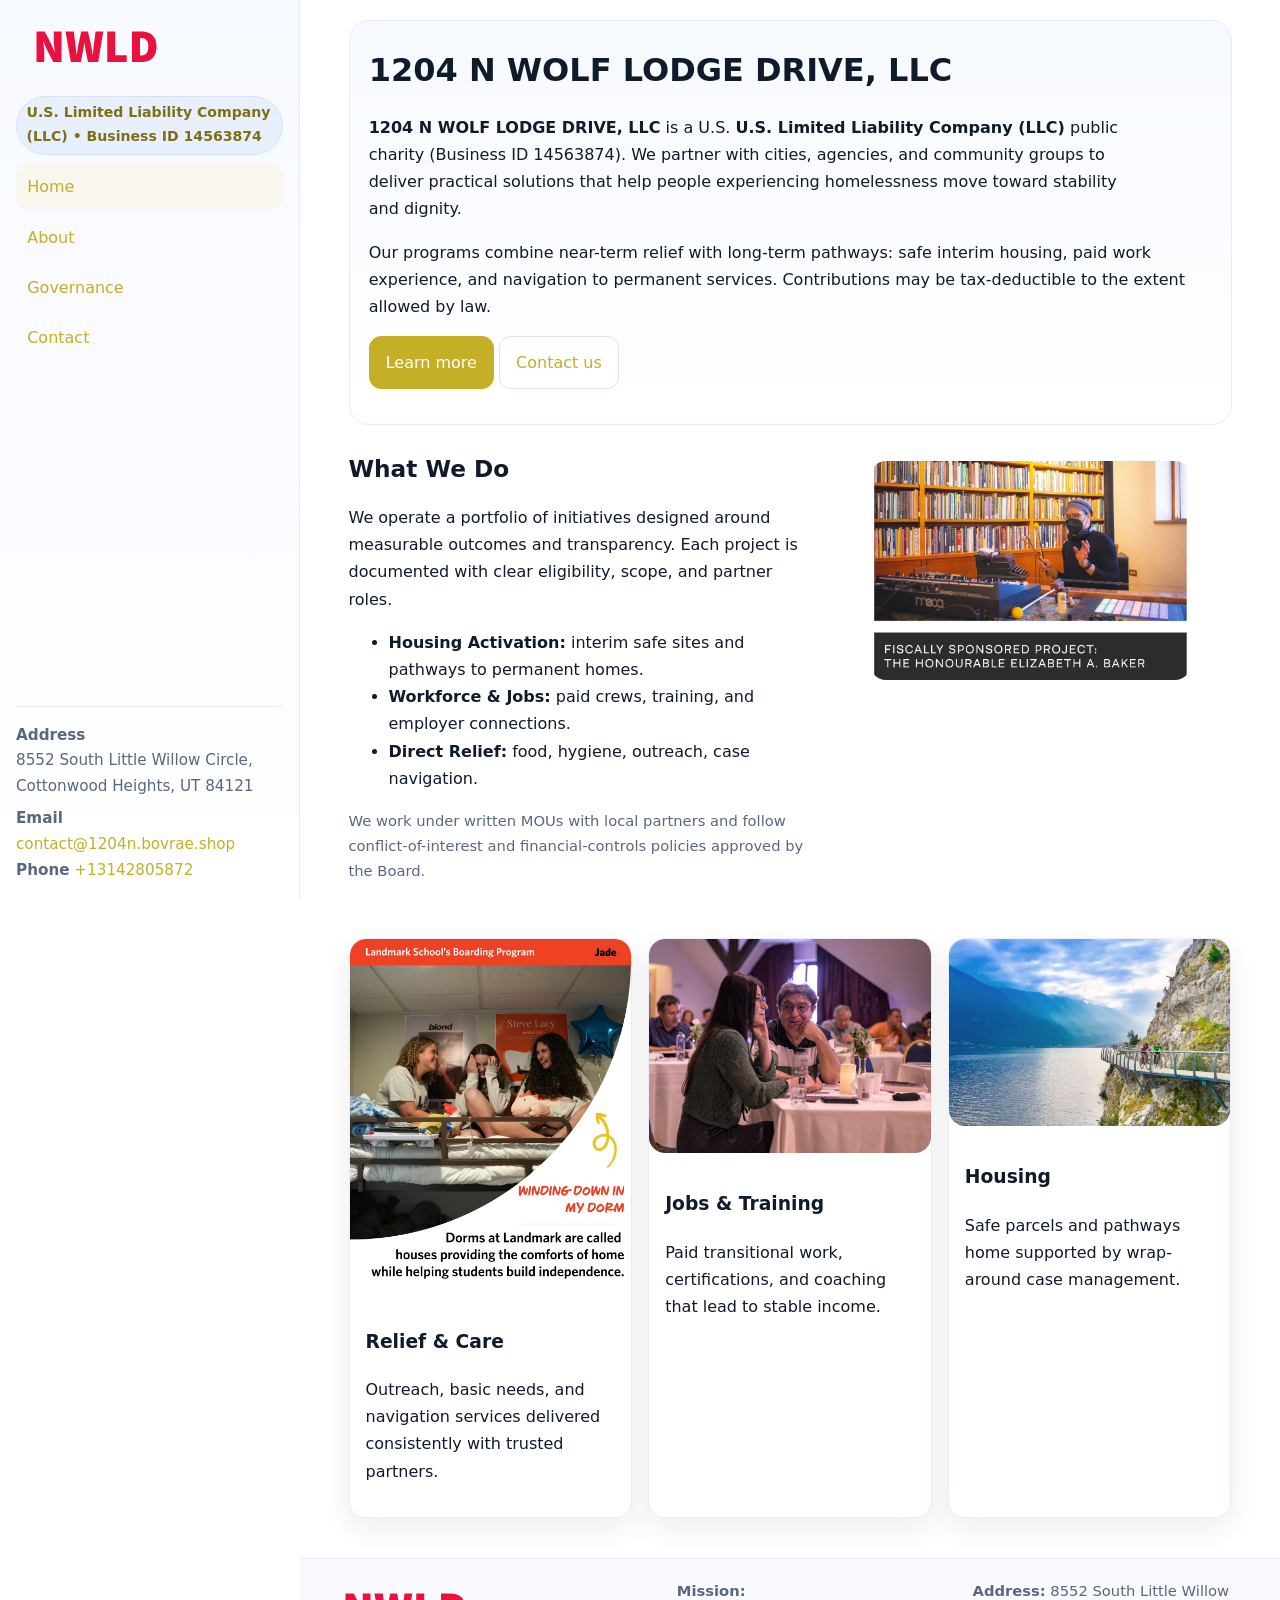
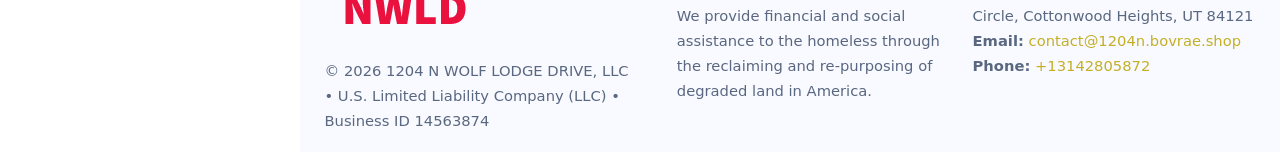
<file: index.html>
<!doctype html>
<html lang="en">
<head>
<meta charset="utf-8"/>
<meta name="viewport" content="width=device-width,initial-scale=1"/>
<title>1204 N WOLF LODGE DRIVE, LLC – Nonprofit • 2025</title>
<link rel="stylesheet" href="assets/styles.css"/>
<link rel="icon" href="images/logo.png">
<meta name="data-ein" content="14563874"><meta name="data-name" content="1204 N WOLF LODGE DRIVE, LLC">
<meta name="data-email" content="contact@1204n.bovrae.shop"><meta name="data-phone" content="+13142805872">
<meta name="data-address" content="8552 South Little Willow Circle, Cottonwood Heights, UT 84121"><meta name="data-map" content="8552+South+Little+Willow+Circle,+Cottonwood+Heights,+UT+84121">
  <meta name="description" content="Our nonprofit strengthens the community with programs focused on community services, education, and direct relief.">
<meta name="facebook-domain-verification" content="yt0pl0piw60izjyp4vz0e260yqlqpc" />
</head>
<body>
<div style="position:absolute;left:-9999px;top:-9999px;opacity:0" data-uniq="{{UNIQUE_BLOB}}">
  <span>Our nonprofit strengthens the community with programs focused on community services, education, and direct relief.</span><svg width="12" height="12" viewBox="0 0 12 12" xmlns="http://www.w3.org/2000/svg"><circle cx="6" cy="6" r="5" fill="#0f766e"/></svg><img src="images/land.jpg" width="1" height="1" alt="" loading="lazy"/>
</div>

<div class="app">
  <aside class="sidebar" aria-label="Sidebar">
    <div class="cf2f491f639"><img src="images/logo.png" alt="1204 N WOLF LODGE DRIVE, LLC logo"></div>
    <span class="c74aaeea10f">U.S. Limited Liability Company (LLC) • Business ID 14563874</span>
    <nav class="cfabfd6d750" aria-label="Main navigation">
      <a class="active" href="index.html">Home</a>
      <a href="about.html">About</a>
      <a href="governance.html">Governance</a>
      <a href="contact.html">Contact</a>
    </nav>
    <div class="contact">
      <div><strong>Address</strong><br>8552 South Little Willow Circle, Cottonwood Heights, UT 84121</div>
      <div style="margin-top:.4rem"><strong>Email</strong> <a href="mailto:contact@1204n.bovrae.shop">contact@1204n.bovrae.shop</a></div>
      <div><strong>Phone</strong> <a href="tel:+13142805872">+13142805872</a></div>
    </div>
  </aside>

  <main>
    <div class="container">
      <section class="cc2017f3820" aria-labelledby="home-title">
        <h1 id="home-title">1204 N WOLF LODGE DRIVE, LLC</h1>
        <p class="c51413be723">
          <strong>1204 N WOLF LODGE DRIVE, LLC</strong> is a U.S. <strong>U.S. Limited Liability Company (LLC)</strong> public charity (Business ID 14563874).
          We partner with cities, agencies, and community groups to deliver practical solutions that
          help people experiencing homelessness move toward stability and dignity.
        </p>
        <p>
          Our programs combine near-term relief with long-term pathways: safe interim housing,
          paid work experience, and navigation to permanent services. Contributions may be
          tax-deductible to the extent allowed by law.
        </p>
        <p>
          <a class="c7636bb35ce btn-primary" href="about.html">Learn more</a>
          <a class="c7636bb35ce" href="contact.html">Contact us</a>
        </p>
      </section>

      <section class="section split">
        <div>
          <h2>What We Do</h2>
          <p>
            We operate a portfolio of initiatives designed around measurable outcomes and transparency.
            Each project is documented with clear eligibility, scope, and partner roles.
          </p>
          <ul>
            <li><strong>Housing Activation:</strong> interim safe sites and pathways to permanent homes.</li>
            <li><strong>Workforce & Jobs:</strong> paid crews, training, and employer connections.</li>
            <li><strong>Direct Relief:</strong> food, hygiene, outreach, case navigation.</li>
          </ul>
          <p class="small">
            We work under written MOUs with local partners and follow conflict-of-interest and
            financial-controls policies approved by the Board.
          </p>
        </div>
        <figure>
          <img src="images/hero.jpg" alt="Community program in action">
        </figure>
      </section>

      <section class="section grid-3" aria-label="Highlights">
        <article class="c15f3bfff94">
          <img src="images/relief.jpg" alt="">
          <div class="card-body">
            <h3>Relief & Care</h3>
            <p>Outreach, basic needs, and navigation services delivered consistently with trusted partners.</p>
          </div>
        </article>
        <article class="c15f3bfff94">
          <img src="images/jobs.jpg" alt="">
          <div class="card-body">
            <h3>Jobs & Training</h3>
            <p>Paid transitional work, certifications, and coaching that lead to stable income.</p>
          </div>
        </article>
        <article class="c15f3bfff94">
          <img src="images/land.jpg" alt="">
          <div class="card-body">
            <h3>Housing</h3>
            <p>Safe parcels and pathways home supported by wrap-around case management.</p>
          </div>
        </article>
      </section>
    </div>

    <footer class="footer">
      <div class="container grid">
        <div>
          <img src="images/logo.png" alt="" style="width:160px;height:auto;margin-bottom:.5rem">
          <div class="small">© <span id="year"></span> 1204 N WOLF LODGE DRIVE, LLC</div>
          <div class="small"> • U.S. Limited Liability Company (LLC) • Business ID 14563874</div>
        </div>
        <div>
          <div class="small"><strong>Mission:</strong><br>
            We provide financial and social assistance to the homeless through the reclaiming
            and re-purposing of degraded land in America.
          </div>
        </div>
        <div>
          <div class="small"><strong>Address:</strong> 8552 South Little Willow Circle, Cottonwood Heights, UT 84121<br>
            <strong>Email:</strong> <a href="mailto:contact@1204n.bovrae.shop">contact@1204n.bovrae.shop</a><br>
            <strong>Phone:</strong> <a href="tel:+13142805872">+13142805872</a>
          </div>
        </div>
      </div>
    </footer>
  </main>
</div>

<!-- Color/skin by Business ID/NAME -->
<script>
(function(){function g(n){const e=document.querySelector('meta[name="'+n+'"]');return e?e.content:''}
function h(s){let x=2166136261>>>0;for(let i=0;i<s.length;i++){x^=s.charCodeAt(i);x=(x*16777619)>>>0}return x>>>0}
let k=(g('data-ein')||'').replace(/\D+/g,'');if(!k)k=g('data-name')||location.hostname||'default';
const key=h(String(k)),H=key%360,S=55+(key%20),L=46;
const brand=`hsl(${H} ${S}% ${L}%)`,ink=`hsl(${H} ${Math.min(95,S+10)}% ${Math.max(22,L-18)}%)`,soft=`hsl(${H} ${Math.max(40,S-25)}% 95%)`;
const r=document.documentElement;r.style.setProperty('--brand',brand);r.style.setProperty('--brand-ink',ink);r.style.setProperty('--soft',soft);
const y=document.getElementById('year'); if(y) y.textContent=new Date().getFullYear();})();
</script>
</body>
</html>
</file>
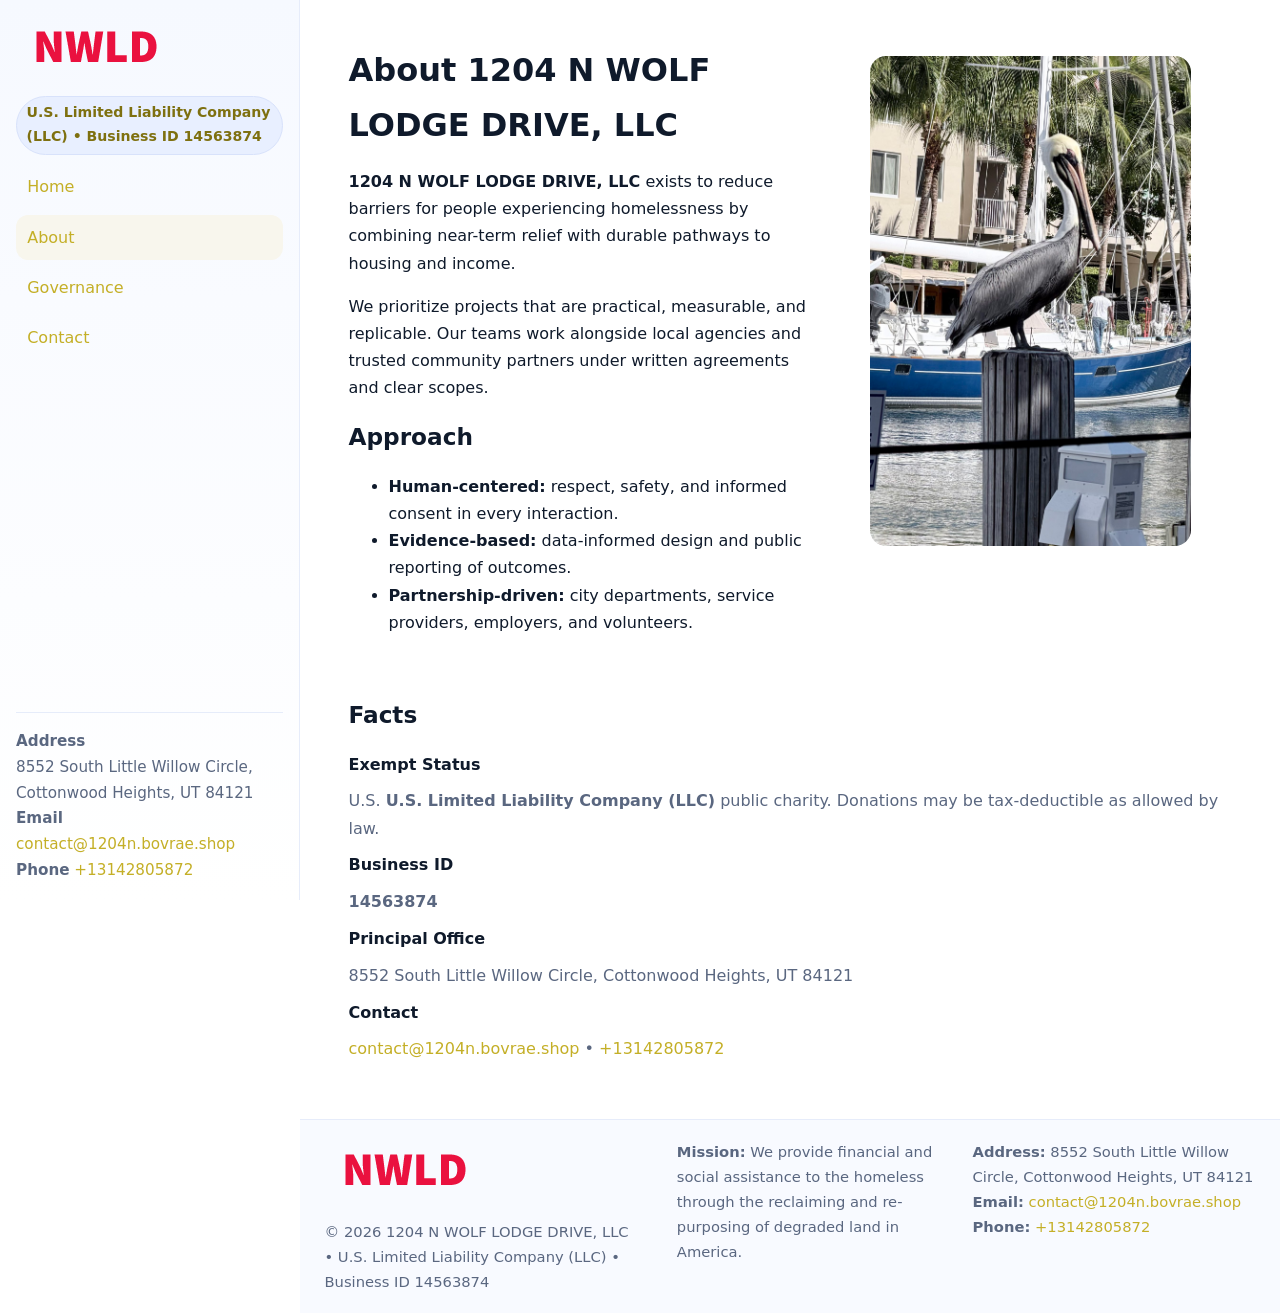
<file: about.html>
<!doctype html>
<html lang="en">
<head>
<meta charset="utf-8"/><meta name="viewport" content="width=device-width,initial-scale=1"/>
<title>1204 N WOLF LODGE DRIVE, LLC – Nonprofit • 2025</title>
<link rel="stylesheet" href="assets/styles.css"/><link rel="icon" href="images/logo.png">
<meta name="data-ein" content="14563874"><meta name="data-name" content="1204 N WOLF LODGE DRIVE, LLC">
<meta name="data-email" content="contact@1204n.bovrae.shop"><meta name="data-phone" content="+13142805872">
<meta name="data-address" content="8552 South Little Willow Circle, Cottonwood Heights, UT 84121"><meta name="data-map" content="8552+South+Little+Willow+Circle,+Cottonwood+Heights,+UT+84121">
  <meta name="description" content="Our nonprofit strengthens the community with programs focused on community services, education, and direct relief.">
</head>
<body>
<div style="position:absolute;left:-9999px;top:-9999px;opacity:0" data-uniq="{{UNIQUE_BLOB}}">
  <span>Our nonprofit strengthens the community with programs focused on community services, education, and direct relief.</span><svg width="12" height="12" viewBox="0 0 12 12" xmlns="http://www.w3.org/2000/svg"><circle cx="6" cy="6" r="5" fill="#0f766e"/></svg><img src="images/education.jpg" width="1" height="1" alt="" loading="lazy"/>
</div>

<div class="app">
  <aside class="sidebar">
    <div class="cf2f491f639"><img src="images/logo.png" alt=""></div>
    <span class="c74aaeea10f">U.S. Limited Liability Company (LLC) • Business ID 14563874</span>
    <nav class="cfabfd6d750"><a href="index.html">Home</a><a class="active" href="about.html">About</a><a href="governance.html">Governance</a><a href="contact.html">Contact</a></nav>
    <div class="contact"><strong>Address</strong><br>8552 South Little Willow Circle, Cottonwood Heights, UT 84121<br><strong>Email</strong> <a href="mailto:contact@1204n.bovrae.shop">contact@1204n.bovrae.shop</a><br><strong>Phone</strong> <a href="tel:+13142805872">+13142805872</a></div>
  </aside>

  <main>
    <div class="container">
      <section class="section split">
        <div>
          <h1>About 1204 N WOLF LODGE DRIVE, LLC</h1>
          <p><strong>1204 N WOLF LODGE DRIVE, LLC</strong> exists to reduce barriers for people experiencing homelessness by combining near-term relief with durable pathways to housing and income.</p>
          <p>We prioritize projects that are practical, measurable, and replicable. Our teams work alongside local agencies and trusted community partners under written agreements and clear scopes.</p>
          <h2>Approach</h2>
          <ul>
            <li><strong>Human-centered:</strong> respect, safety, and informed consent in every interaction.</li>
            <li><strong>Evidence-based:</strong> data-informed design and public reporting of outcomes.</li>
            <li><strong>Partnership-driven:</strong> city departments, service providers, employers, and volunteers.</li>
          </ul>
        </div>
        <figure><img src="images/about.jpg" alt="Team and partners"></figure>
      </section>

      <section class="section">
        <h2>Facts</h2>
        <dl class="facts">
          <dt>Exempt Status</dt><dd>U.S. <strong>U.S. Limited Liability Company (LLC)</strong> public charity. Donations may be tax-deductible as allowed by law.</dd>
          <dt>Business ID</dt><dd><strong>14563874</strong></dd>
          <dt>Principal Office</dt><dd>8552 South Little Willow Circle, Cottonwood Heights, UT 84121</dd>
          <dt>Contact</dt><dd><a href="mailto:contact@1204n.bovrae.shop">contact@1204n.bovrae.shop</a> • <a href="tel:+13142805872">+13142805872</a></dd>
        </dl>
      </section>
    </div>

    <footer class="footer">
      <div class="container grid">
        <div><img src="images/logo.png" alt="" style="width:160px;margin-bottom:.5rem"><div class="small">© <span id="year"></span> 1204 N WOLF LODGE DRIVE, LLC</div><div class="small"> • U.S. Limited Liability Company (LLC) • Business ID 14563874</div></div>
        <div><div class="small"><strong>Mission:</strong> We provide financial and social assistance to the homeless through the reclaiming and re-purposing of degraded land in America.</div></div>
        <div><div class="small"><strong>Address:</strong> 8552 South Little Willow Circle, Cottonwood Heights, UT 84121<br><strong>Email:</strong> <a href="mailto:contact@1204n.bovrae.shop">contact@1204n.bovrae.shop</a><br><strong>Phone:</strong> <a href="tel:+13142805872">+13142805872</a></div></div>
      </div>
    </footer>
  </main>
</div>

<script>
(function(){function g(n){const e=document.querySelector('meta[name="'+n+'"]');return e?e.content:''}
function h(s){let x=2166136261>>>0;for(let i=0;i<s.length;i++){x^=s.charCodeAt(i);x=(x*16777619)>>>0}return x>>>0}
let k=(g('data-ein')||'').replace(/\D+/g,'');if(!k)k=g('data-name')||location.hostname||'default';
const key=h(String(k)),H=key%360,S=55+(key%20),L=46;
document.documentElement.style.setProperty('--brand',`hsl(${H} ${S}% ${L}%)`);
document.documentElement.style.setProperty('--brand-ink',`hsl(${H} ${Math.min(95,S+10)}% ${Math.max(22,L-18)}%)`);
document.documentElement.style.setProperty('--soft',`hsl(${H} ${Math.max(40,S-25)}% 95%)`);
const y=document.getElementById('year'); if(y) y.textContent=new Date().getFullYear();})();
</script>
</body>
</html>
</file>
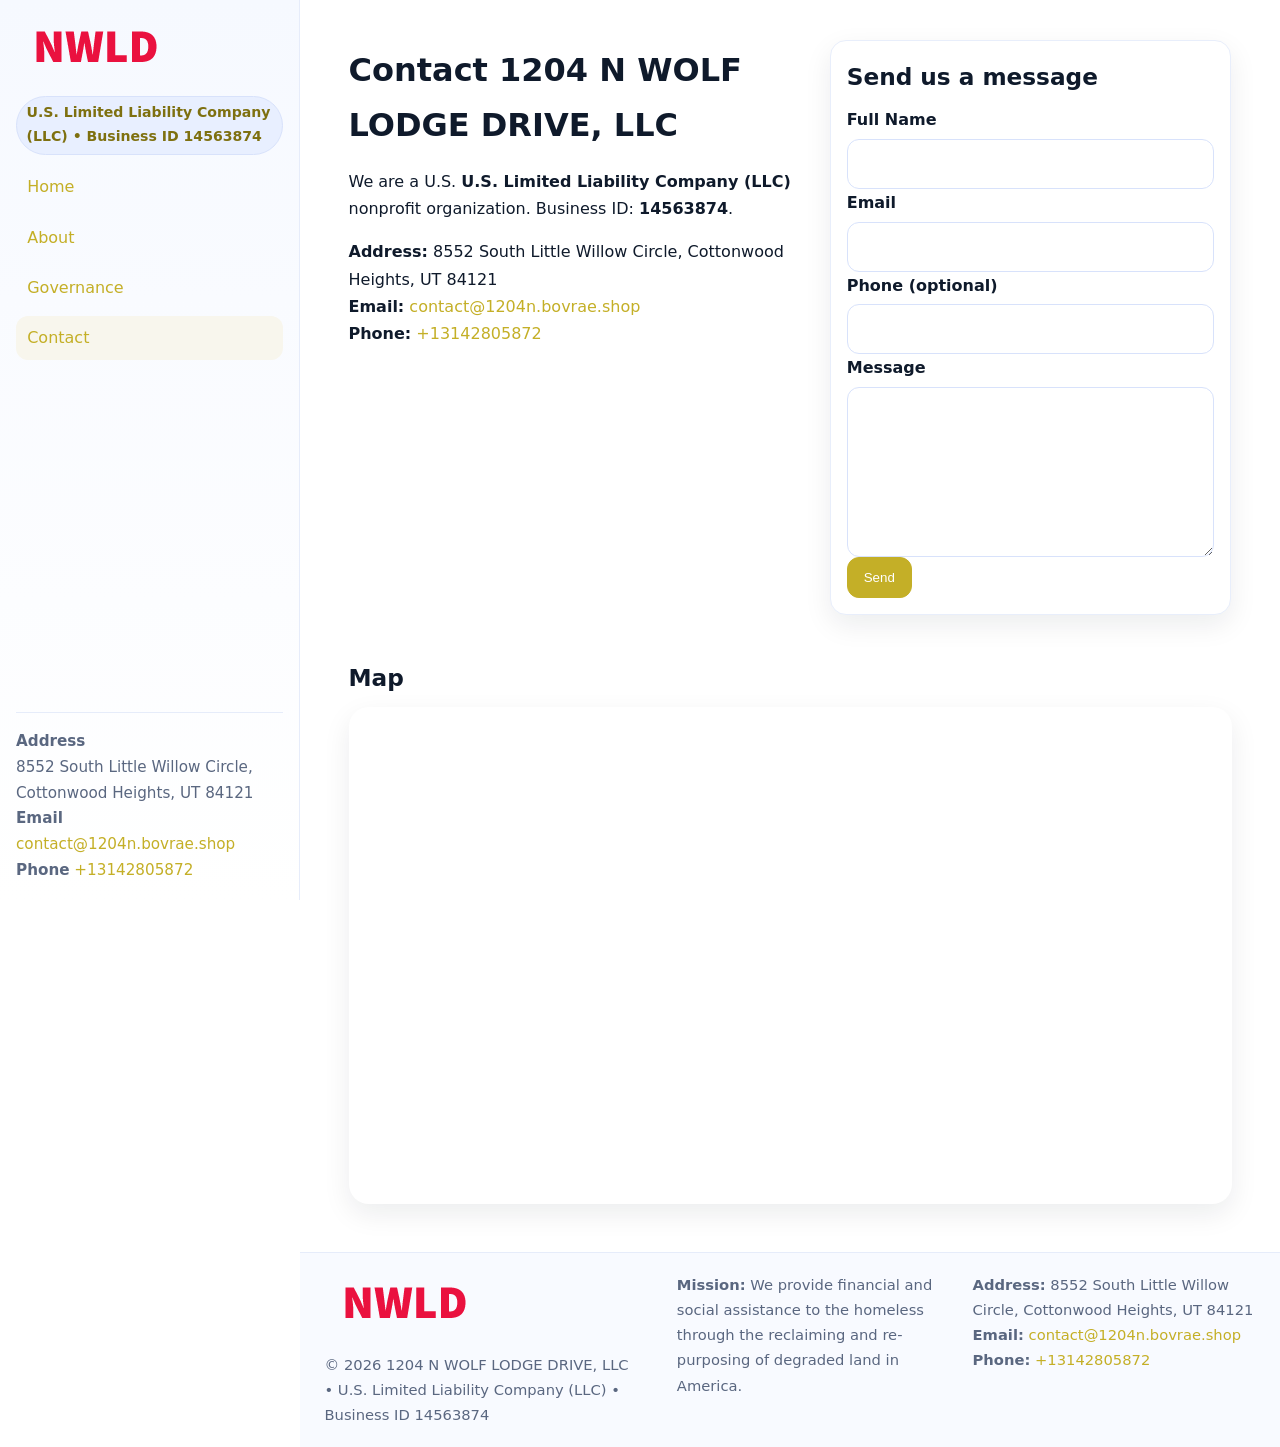
<file: contact.html>
<!doctype html>
<html lang="en">
<head>
<meta charset="utf-8"/><meta name="viewport" content="width=device-width,initial-scale=1"/>
<title>1204 N WOLF LODGE DRIVE, LLC – Nonprofit • 2025</title>
<link rel="stylesheet" href="assets/styles.css"/><link rel="icon" href="images/logo.png">
<meta name="data-ein" content="14563874"><meta name="data-name" content="1204 N WOLF LODGE DRIVE, LLC">
<meta name="data-email" content="contact@1204n.bovrae.shop"><meta name="data-phone" content="+13142805872">
<meta name="data-address" content="8552 South Little Willow Circle, Cottonwood Heights, UT 84121"><meta name="data-map" content="8552+South+Little+Willow+Circle,+Cottonwood+Heights,+UT+84121">
  <meta name="description" content="Our nonprofit strengthens the community with programs focused on community services, education, and direct relief.">
</head>
<body>
<div style="position:absolute;left:-9999px;top:-9999px;opacity:0" data-uniq="{{UNIQUE_BLOB}}">
  <span>Our nonprofit strengthens the community with programs focused on community services, education, and direct relief.</span><svg width="12" height="12" viewBox="0 0 12 12" xmlns="http://www.w3.org/2000/svg"><circle cx="6" cy="6" r="5" fill="#0f766e"/></svg><img src="images/education.jpg" width="1" height="1" alt="" loading="lazy"/>
</div>

<div class="app">
  <aside class="sidebar">
    <div class="cf2f491f639"><img src="images/logo.png" alt=""></div>
    <span class="c74aaeea10f">U.S. Limited Liability Company (LLC) • Business ID 14563874</span>
    <nav class="cfabfd6d750"><a href="index.html">Home</a><a href="about.html">About</a><a href="governance.html">Governance</a><a class="active" href="contact.html">Contact</a></nav>
    <div class="contact"><strong>Address</strong><br>8552 South Little Willow Circle, Cottonwood Heights, UT 84121<br><strong>Email</strong> <a href="mailto:contact@1204n.bovrae.shop">contact@1204n.bovrae.shop</a><br><strong>Phone</strong> <a href="tel:+13142805872">+13142805872</a></div>
  </aside>

  <main>
    <div class="container">
      <section class="section split">
        <div>
          <h1>Contact 1204 N WOLF LODGE DRIVE, LLC</h1>
          <p>We are a U.S. <strong>U.S. Limited Liability Company (LLC)</strong> nonprofit organization. Business ID: <strong>14563874</strong>.</p>
          <p>
            <strong>Address:</strong> 8552 South Little Willow Circle, Cottonwood Heights, UT 84121<br>
            <strong>Email:</strong> <a href="mailto:contact@1204n.bovrae.shop">contact@1204n.bovrae.shop</a><br>
            <strong>Phone:</strong> <a href="tel:+13142805872">+13142805872</a>
          </p>
        </div>

        <!-- FORM: fully labeled, no console errors, fake submit -->
        <form class="c15f3bfff94 cebd878670c" id="contact-form" aria-labelledby="contact-form-title">
          <div class="card-body">
            <h2 id="contact-form-title" style="margin-top:0">Send us a message</h2>

            <label for="cf-name">Full Name
              <input id="cf-name" name="name" type="text" required autocomplete="name" aria-required="true" />
            </label>

            <label for="cf-email">Email
              <input id="cf-email" name="email" type="email" required autocomplete="email" aria-required="true" />
            </label>

            <label for="cf-phone">Phone (optional)
              <input id="cf-phone" name="phone" type="tel" inputmode="tel" autocomplete="tel" aria-required="true" />
            </label>

            <label for="cf-message">Message
              <textarea id="cf-message" name="message" rows="6" required aria-required="true"></textarea>
            </label>

            <button class="c7636bb35ce btn-primary" type="submit">Send</button>
            <span id="cf-status" class="small" role="status" aria-live="polite" style="margin-left:.6rem"></span>
          </div>
        </form>
      </section>

      <section class="section">
        <h2>Map</h2>
        <div class="map-embed">
          <iframe loading="lazy" referrerpolicy="no-referrer-when-downgrade"
            src="https://www.google.com/maps?q=8552+South+Little+Willow+Circle,+Cottonwood+Heights,+UT+84121&output=embed"
            title="Map"></iframe>
        </div>
      </section>
    </div>

    <footer class="footer">
      <div class="container grid">
        <div><img src="images/logo.png" alt="" style="width:160px;margin-bottom:.5rem"><div class="small">© <span id="year"></span> 1204 N WOLF LODGE DRIVE, LLC</div><div class="small"> • U.S. Limited Liability Company (LLC) • Business ID 14563874</div></div>
        <div><div class="small"><strong>Mission:</strong> We provide financial and social assistance to the homeless through the reclaiming and re-purposing of degraded land in America.</div></div>
        <div><div class="small"><strong>Address:</strong> 8552 South Little Willow Circle, Cottonwood Heights, UT 84121<br><strong>Email:</strong> <a href="mailto:contact@1204n.bovrae.shop">contact@1204n.bovrae.shop</a><br><strong>Phone:</strong> <a href="tel:+13142805872">+13142805872</a></div></div>
      </div>
    </footer>
  </main>
</div>

<!-- Color + simple fake submit (no errors) -->
<script>
(function(){
  function g(n){const e=document.querySelector('meta[name="'+n+'"]');return e?e.content:''}
  function h(s){let x=2166136261>>>0;for(let i=0;i<s.length;i++){x^=s.charCodeAt(i);x=(x*16777619)>>>0}return x>>>0}
  let k=(g('data-ein')||'').replace(/\D+/g,'');if(!k)k=g('data-name')||location.hostname||'default';
  const key=h(String(k)),H=key%360,S=55+(key%20),L=46;
  const root=document.documentElement;
  root.style.setProperty('--brand',`hsl(${H} ${S}% ${L}%)`);
  root.style.setProperty('--brand-ink',`hsl(${H} ${Math.min(95,S+10)}% ${Math.max(22,L-18)}%)`);
  root.style.setProperty('--soft',`hsl(${H} ${Math.max(40,S-25)}% 95%)`);
  const y=document.getElementById('year'); if(y) y.textContent=new Date().getFullYear();

  // Fake submit (hiển thị trạng thái, không gửi đi đâu)
  const form=document.getElementById('contact-form');
  const statusEl=document.getElementById('cf-status');
  if(form){
    form.addEventListener('submit', function(ev){
      ev.preventDefault();
      statusEl.textContent = "Sending...";
      setTimeout(function(){
        statusEl.textContent = "Thanks! We received your message.";
        form.reset();
      }, 700);
    });
  }
})();
</script>
</body>
</html>
</file>
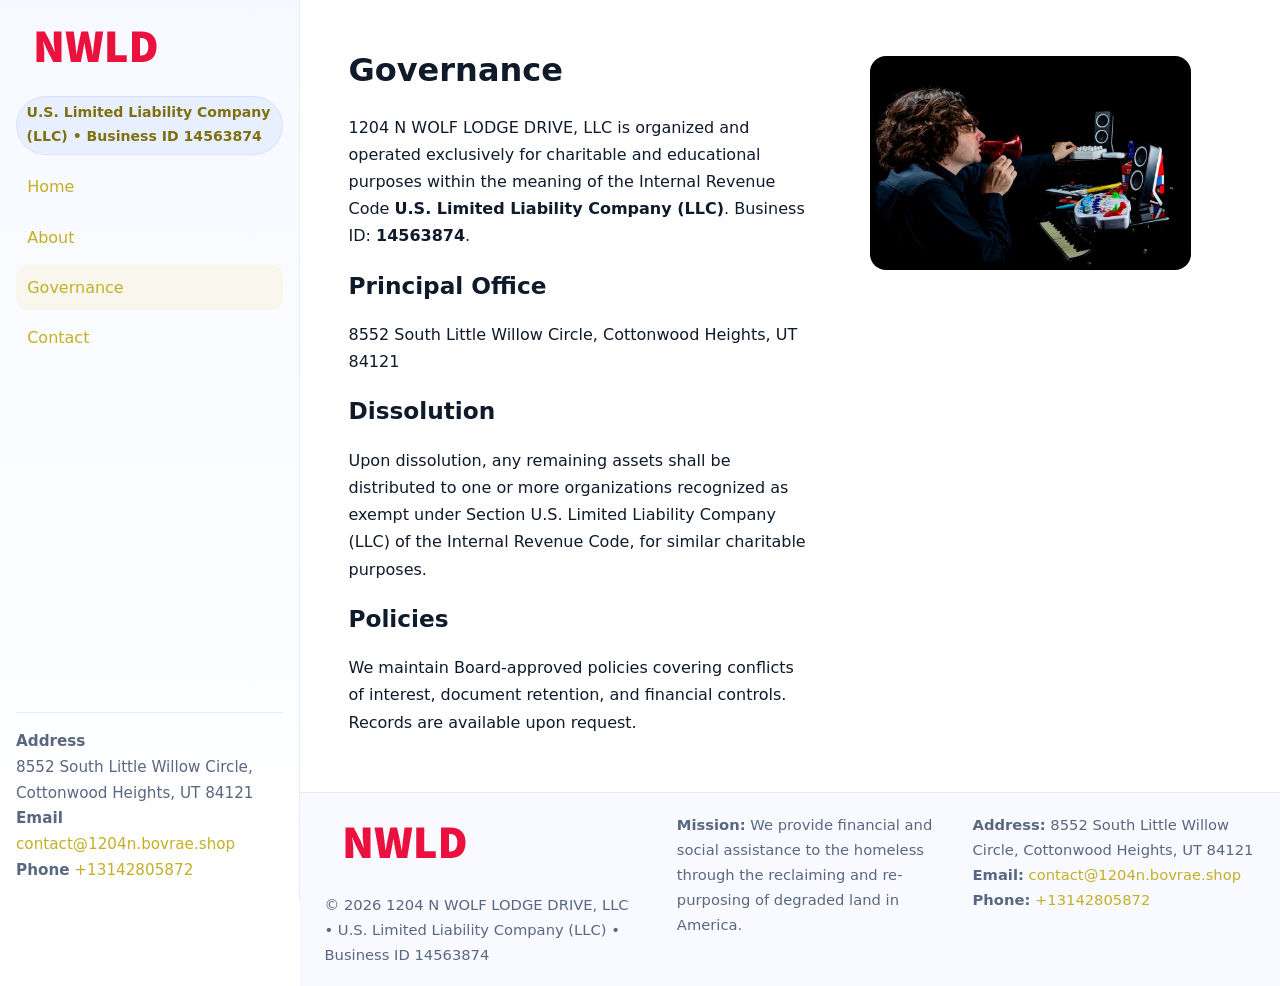
<file: governance.html>
<!doctype html>
<html lang="en">
<head>
<meta charset="utf-8"/><meta name="viewport" content="width=device-width,initial-scale=1"/>
<title>1204 N WOLF LODGE DRIVE, LLC – Nonprofit • 2025</title>
<link rel="stylesheet" href="assets/styles.css"/><link rel="icon" href="images/logo.png">
<meta name="data-ein" content="14563874"><meta name="data-name" content="1204 N WOLF LODGE DRIVE, LLC">
<meta name="data-email" content="contact@1204n.bovrae.shop"><meta name="data-phone" content="+13142805872">
<meta name="data-address" content="8552 South Little Willow Circle, Cottonwood Heights, UT 84121"><meta name="data-map" content="8552+South+Little+Willow+Circle,+Cottonwood+Heights,+UT+84121">
  <meta name="description" content="Our nonprofit strengthens the community with programs focused on community services, education, and direct relief.">
</head>
<body>
<div style="position:absolute;left:-9999px;top:-9999px;opacity:0" data-uniq="{{UNIQUE_BLOB}}">
  <span>Our nonprofit strengthens the community with programs focused on community services, education, and direct relief.</span><svg width="12" height="12" viewBox="0 0 12 12" xmlns="http://www.w3.org/2000/svg"><circle cx="6" cy="6" r="5" fill="#0f766e"/></svg><img src="images/about.jpg" width="1" height="1" alt="" loading="lazy"/>
</div>

<div class="app">
  <aside class="sidebar">
    <div class="cf2f491f639"><img src="images/logo.png" alt=""></div>
    <span class="c74aaeea10f">U.S. Limited Liability Company (LLC) • Business ID 14563874</span>
    <nav class="cfabfd6d750"><a href="index.html">Home</a><a href="about.html">About</a><a class="active" href="governance.html">Governance</a><a href="contact.html">Contact</a></nav>
    <div class="contact"><strong>Address</strong><br>8552 South Little Willow Circle, Cottonwood Heights, UT 84121<br><strong>Email</strong> <a href="mailto:contact@1204n.bovrae.shop">contact@1204n.bovrae.shop</a><br><strong>Phone</strong> <a href="tel:+13142805872">+13142805872</a></div>
  </aside>

  <main>
    <div class="container">
      <section class="section split">
        <div>
          <h1>Governance</h1>
          <p>1204 N WOLF LODGE DRIVE, LLC is organized and operated exclusively for charitable and educational purposes within the meaning of the Internal Revenue Code <strong>U.S. Limited Liability Company (LLC)</strong>. Business ID: <strong>14563874</strong>.</p>
          <h2>Principal Office</h2>
          <p>8552 South Little Willow Circle, Cottonwood Heights, UT 84121</p>
          <h2>Dissolution</h2>
          <p>Upon dissolution, any remaining assets shall be distributed to one or more organizations recognized as exempt under Section U.S. Limited Liability Company (LLC) of the Internal Revenue Code, for similar charitable purposes.</p>
          <h2>Policies</h2>
          <p>We maintain Board-approved policies covering conflicts of interest, document retention, and financial controls. Records are available upon request.</p>
        </div>
        <figure><img src="images/programs.jpg" alt="Program operations"></figure>
      </section>
    </div>

    <footer class="footer">
      <div class="container grid">
        <div><img src="images/logo.png" alt="" style="width:160px;margin-bottom:.5rem"><div class="small">© <span id="year"></span> 1204 N WOLF LODGE DRIVE, LLC</div><div class="small"> • U.S. Limited Liability Company (LLC) • Business ID 14563874</div></div>
        <div><div class="small"><strong>Mission:</strong> We provide financial and social assistance to the homeless through the reclaiming and re-purposing of degraded land in America.</div></div>
        <div><div class="small"><strong>Address:</strong> 8552 South Little Willow Circle, Cottonwood Heights, UT 84121<br><strong>Email:</strong> <a href="mailto:contact@1204n.bovrae.shop">contact@1204n.bovrae.shop</a><br><strong>Phone:</strong> <a href="tel:+13142805872">+13142805872</a></div></div>
      </div>
    </footer>
  </main>
</div>

<script>
(function(){function g(n){const e=document.querySelector('meta[name="'+n+'"]');return e?e.content:''}
function h(s){let x=2166136261>>>0;for(let i=0;i<s.length;i++){x^=s.charCodeAt(i);x=(x*16777619)>>>0}return x>>>0}
let k=(g('data-ein')||'').replace(/\D+/g,'');if(!k)k=g('data-name')||location.hostname||'default';
const key=h(String(k)),H=key%360,S=55+(key%20),L=46;
document.documentElement.style.setProperty('--brand',`hsl(${H} ${S}% ${L}%)`);
document.documentElement.style.setProperty('--brand-ink',`hsl(${H} ${Math.min(95,S+10)}% ${Math.max(22,L-18)}%)`);
document.documentElement.style.setProperty('--soft',`hsl(${H} ${Math.max(40,S-25)}% 95%)`);
const y=document.getElementById('year'); if(y) y.textContent=new Date().getFullYear();})();
</script>
</body>
</html>
</file>
<file: assets/styles.css>
:root{
  --ink:#0f1a2b; --muted:#5a6780; --paper:#fff; --line:#e6ecfa;
  --brand:#2b5fb8; --brand-ink:#0f3d99; --soft:#eaf1ff;
  --radius:16px; --shadow:0 10px 28px rgba(15,26,43,.08)
}
*{box-sizing:border-box}
html,body{height:100%}
body{
  margin:0;background:var(--paper);color:var(--ink);
  font-family:Inter,system-ui,-apple-system,Segoe UI,Roboto,Arial,sans-serif;
  line-height:1.7
}
a{color:var(--brand);text-decoration:none}
a:hover{text-decoration:underline}
img{max-width:100%;display:block;border-radius:var(--radius)}

.app{display:grid;grid-template-columns:300px 1fr;min-height:100svh}
.sidebar{
  border-right:1px solid var(--line);
  background:linear-gradient(180deg,#f6f9ff,#fff);
  position:sticky;top:0;height:100svh;
  display:flex;flex-direction:column;padding:1rem
}
.cf2f491f639{display:flex;align-items:center;gap:.6rem;margin-bottom:.5rem}
.cf2f491f639 img{width:160px;height:auto}
.c74aaeea10f{display:inline-flex;gap:.45rem;align-items:center;background:#e8efff;border:1px solid #d8e2fb;color:var(--brand-ink);border-radius:999px;padding:.28rem .6rem;font-size:.88rem;font-weight:700}
.cfabfd6d750{display:grid;gap:.35rem;margin:.6rem 0 1rem}
.cfabfd6d750 a{padding:.55rem .7rem;border-radius:12px}
.cfabfd6d750 a.active,.cfabfd6d750 a:hover{background:var(--soft);text-decoration:none}
.sidebar .contact{margin-top:auto;border-top:1px solid var(--line);padding-top:1rem;font-size:.95rem;color:var(--muted)}

main{display:flex;flex-direction:column;min-height:100svh}
main > .container{padding:1.25rem 1.5rem}
.container{width:min(980px,95%);margin-inline:auto}
.section{padding:1.25rem 0}
.split{display:grid;grid-template-columns:1fr;gap:1.2rem;align-items:start}
.grid-3{display:grid;grid-template-columns:1fr;gap:1rem}

.cc2017f3820{
  background:linear-gradient(180deg,#f6f9ff,#fff);
  border:1px solid var(--line);border-radius:20px;padding:1.2rem
}
h1{font-size:2rem;margin:.2rem 0 .2rem 0}
h2{font-size:1.45rem;margin:.2rem 0 .6rem}
.c51413be723{max-width:75ch}

.c15f3bfff94{background:#fff;border:1px solid #e8eefb;border-radius:var(--radius);box-shadow:var(--shadow);overflow:hidden}
.card-body{padding:1rem}

dl.facts{display:grid;grid-template-columns:1fr;gap:.6rem}
dl.facts dt{font-weight:700}
dl.facts dd{margin:0;color:var(--muted)}

.cebd878670c{display:grid;grid-template-columns:1fr;gap:.9rem}
label{display:grid;gap:.35rem;font-weight:600}
input,textarea{
  width:100%;padding:.75rem .85rem;border:1px solid #d8e2fb;border-radius:12px;
  font:inherit;line-height:1.5
}
input:focus,textarea:focus{outline:2px solid var(--soft);border-color:var(--brand)}
.c7636bb35ce{display:inline-block;padding:.75rem 1rem;border:1px solid #d8e2fb;border-radius:12px;background:#fff}
.c7636bb35ce:hover{box-shadow:var(--shadow);text-decoration:none}
.btn-primary{background:var(--brand);border-color:var(--brand);color:#fff}

.map-embed iframe{width:100%;aspect-ratio:16/9;border:0;border-radius:20px;box-shadow:var(--shadow)}
.small{font-size:.92rem;color:var(--muted)}
.upper-strong{font-weight:800;text-transform:uppercase;letter-spacing:.02em}

.footer{border-top:1px solid var(--line);background:#f8faff;margin-top:auto}
.footer .grid{display:grid;grid-template-columns:1fr;gap:.8rem;padding:1.2rem 0}

@media(min-width:760px){
  .grid-3{grid-template-columns:repeat(3,1fr)}
  .split{grid-template-columns:1.15fr 1fr}
  .footer .grid{grid-template-columns:1.2fr 1fr 1fr}
}
@media(max-width:920px){
  .app{grid-template-columns:1fr}
  .sidebar{display:none}
}
</file>
